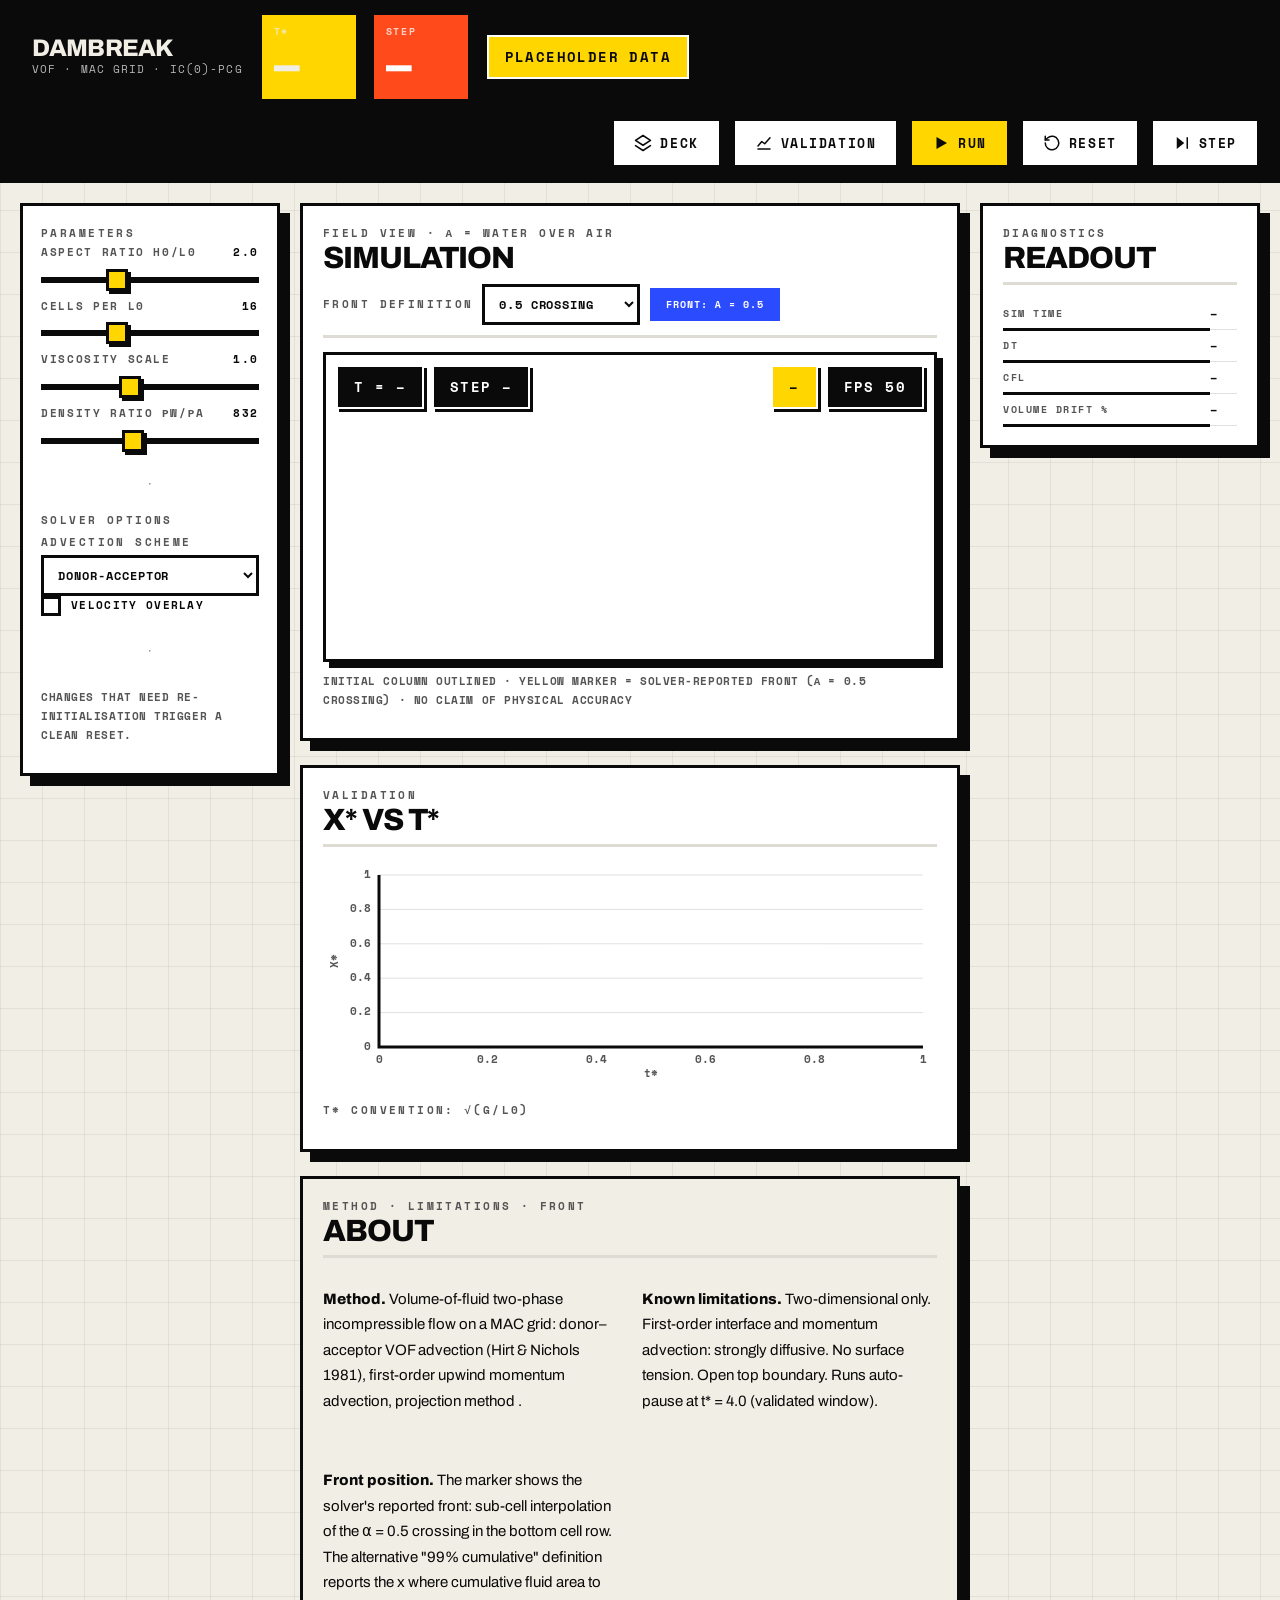
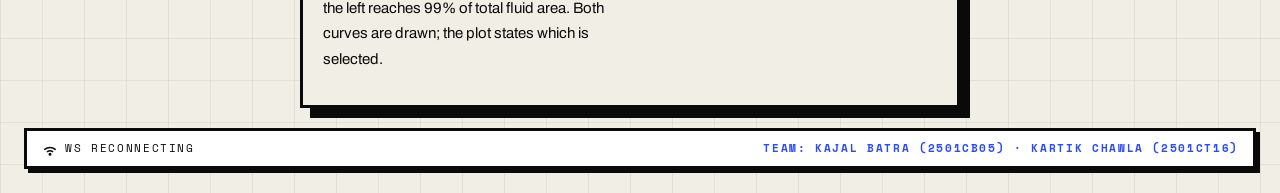
<file: ui/index.html>
<!DOCTYPE html>
<html lang="en">
<head>
<meta charset="utf-8">
<meta name="viewport" content="width=device-width, initial-scale=1">
<title>DAMBREAK — VOF Simulator</title>
<link rel="stylesheet" href="css/tokens.css?v=10">
<link rel="stylesheet" href="css/base.css?v=10">
<link rel="stylesheet" href="css/components.css?v=10">
<link rel="stylesheet" href="css/layout.css?v=10">
</head>
<body>
<div class="shell">

  <!-- ================= TOPBAR ================= -->
  <header class="topbar topbar--ink">
    <div class="topbar__brand">
      <div class="topbar__logo" aria-hidden="true"></div>
      <div>
        <h1 class="topbar__title">DAMBREAK</h1>
        <div class="topbar__subtitle">VOF · MAC GRID · IC(0)-PCG</div>
      </div>
    </div>

    <div class="topbar__kpis">
      <div class="kpi kpi--yellow">
        <div class="kpi__label">t*</div>
        <div class="kpi__number" id="dTStar">–</div>
      </div>
      <div class="kpi kpi--orange">
        <div class="kpi__label">STEP</div>
        <div class="kpi__number" id="dStep">–</div>
      </div>
    </div>

    <div class="topbar__badges">
      <span id="connState" class="chip chip--orange">CONNECTING…</span>
      <span id="placeholderBadge" class="chip chip--yellow">PLACEHOLDER DATA</span>
      <span id="paramWarn" class="chip chip--orange hidden">⚠ OUT OF RANGE</span>
      <span id="frontWarn" class="chip chip--orange hidden">✖ X* &lt; 1</span>
      <span id="autoPaused" class="chip chip--yellow hidden">AUTO-PAUSED t*=4</span>
      <span id="errBadge" class="chip chip--orange hidden"></span>
    </div>

    <div class="topbar__actions">
      <button id="deckBtn" class="btn btn--ghost"><span class="btn__icon"></span>DECK</button>
      <button id="validBtn" class="btn btn--ghost"><span class="btn__icon"></span>VALIDATION</button>
      <button id="playPauseBtn" class="btn btn--accent"><span class="btn__icon"></span><span id="playPauseText">RUN</span></button>
      <button id="resetBtn" class="btn btn--ghost"><span class="btn__icon"></span>RESET</button>
      <button id="stepBtn"  class="btn btn--ghost"><span class="btn__icon"></span>STEP</button>
    </div>
  </header>

  <!-- ================= BODY ================= -->
  <div class="body">





      <!-- Centre column: Parameters (left) + sim + validation (right) -->
      <div class="centre__wrap">
        <!-- Parameters, unchanged, floated to the left -->
        <aside class="centre__params" id="centreParams">
          <div class="sidebar__section">
            <div class="eyebrow">PARAMETERS</div>

            <label class="slider" for="arSlider">
              <span class="slider__label"><span>ASPECT RATIO H0/L0</span><span class="slider__value" id="arOut">2.0</span></span>
              <input type="range" class="slider__input" id="arSlider" min="1" max="4" step="0.1" value="2">
            </label>

            <label class="slider" for="cellsSlider">
              <span class="slider__label"><span>CELLS PER L0</span><span class="slider__value" id="cellsOut">16</span></span>
              <input type="range" class="slider__input" id="cellsSlider" min="8" max="32" step="8" value="16">
            </label>

            <label class="slider" for="viscSlider">
              <span class="slider__label"><span>VISCOSITY SCALE</span><span class="slider__value" id="viscOut">1.0</span></span>
              <input type="range" class="slider__input" id="viscSlider" min="-2" max="3" step="0.25" value="0">
            </label>

            <label class="slider" for="densSlider">
              <span class="slider__label"><span>DENSITY RATIO ρW/ρA</span><span class="slider__value" id="densOut">832</span></span>
              <input type="range" class="slider__input" id="densSlider" min="1" max="2000" step="1" value="832">
            </label>
          </div>

          <hr class="sidebar__divider">

          <div class="sidebar__section">
            <div class="eyebrow">SOLVER OPTIONS</div>

            <label class="param">
              <span class="eyebrow">ADVECTION SCHEME</span>
              <select id="schemeSelect" class="select">
                <option value="first-order">FIRST-ORDER (UPWIND)</option>
                <option value="donor-acceptor" selected>DONOR-ACCEPTOR</option>

              </select>
            </label>

            <!--
            <label class="toggle toggle--disabled" id="freeSlipRow" title="temporarily disabled (under investigation)">
              <input type="checkbox" id="freeSlipToggle" disabled>
              <span>FREE-SLIP WALLS — TEMPORARILY DISABLED (UNDER INVESTIGATION)</span>
            </label>
            -->

            <label class="toggle">
              <input type="checkbox" id="overlayToggle">
              <span>VELOCITY OVERLAY</span>
            </label>
          </div>

          <hr class="sidebar__divider">

          <div class="sidebar__section">
            <!--
            <div class="eyebrow">SLOW-MOTION FACTOR</div>
            <div class="table" id="slowRow" style="font-size:14px">–</div>
            -->
            <p class="eyebrow" style="letter-spacing:.05em">CHANGES THAT NEED RE-INITIALISATION TRIGGER A CLEAN RESET.</p>
          </div>
        </aside>

        <div class="centre__body">
          <!-- Sim canvas (top of centre column) -->
          <section class="panel main__sim">
            <div class="panel__head">
              <div>
                <div class="eyebrow">FIELD VIEW · α = WATER OVER AIR</div>
                <h2 class="panel__title">SIMULATION</h2>
              </div>
              <div style="display:flex;gap:8px;align-items:center">
                <label class="eyebrow" for="frontDefSelect">FRONT DEFINITION</label>
                <select id="frontDefSelect" class="select" style="width:auto">
                  <option value="0.5" selected>0.5 CROSSING</option>
                  <option value="0.99">99% CUMULATIVE</option>
                </select>
                <span class="chip chip--blue" id="frontDefLabel" style="font-size: 10px; box-shadow: none;">FRONT: α = 0.5</span>
              </div>
            </div>
            <div class="canvas-wrap" id="canvasWrap">
              <canvas id="fieldCanvas"></canvas>
              <div class="hud hud--tl">
                <span class="chip chip--black" id="hudTime">t = –</span>
                <span class="chip chip--black" id="hudStep">STEP –</span>
              </div>
              <div class="hud hud--tr">
                <span class="chip chip--yellow" id="hudGrid">–</span>
                <span class="chip chip--black" id="hudFps">FPS –</span>
              </div>
              <div class="tooltip tooltip--hidden" id="fieldTip"></div>
            </div>
            <p class="eyebrow" style="margin-top:10px;letter-spacing:.05em">
              INITIAL COLUMN OUTLINED · YELLOW MARKER = SOLVER-REPORTED FRONT (α = 0.5 CROSSING) · NO CLAIM OF PHYSICAL ACCURACY
            </p>
          </section>

          <!-- Validation panel directly beneath the simulation -->
          <section class="panel">
            <div class="panel__head">
              <div>
                <div class="eyebrow">VALIDATION</div>
                <h2 class="panel__title">X* VS T*</h2>
              </div>
            </div>
            <div class="chart-wrap">
              <canvas id="plotCanvas"></canvas>
              <div class="tooltip tooltip--hidden" id="plotTip"></div>
            </div>
            <div class="chart-legend" id="plotLegend"></div>
            <p class="eyebrow" id="plotTimeScale" style="margin-top:10px">t* CONVENTION: √(G/L0)</p>
          </section>

          <!-- ABOUT section moved here and laid out horizontally -->
          <section class="panel panel--cream">
            <div class="panel__head">
              <div>
                <div class="eyebrow">METHOD · LIMITATIONS · FRONT</div>
                <h2 class="panel__title">ABOUT</h2>
              </div>
            </div>
            <div style="display: grid; grid-template-columns: repeat(auto-fit, minmax(250px, 1fr)); gap: 24px; align-items: start;">
              <p><strong>Method.</strong> Volume-of-fluid two-phase incompressible flow on a MAC grid: donor–acceptor VOF advection (Hirt &amp; Nichols 1981), first-order upwind momentum advection, projection method .</p>
              <p><strong>Known limitations.</strong> Two-dimensional only. First-order interface and momentum advection: strongly diffusive. No surface tension. Open top boundary. Runs auto-pause at t* = 4.0 (validated window).</p>
              <div>
                <p><strong>Front position.</strong> The marker shows the solver's reported front: sub-cell interpolation of the α = 0.5 crossing in the bottom cell row. The alternative "99% cumulative" definition reports the x where cumulative fluid area to the left reaches 99% of total fluid area. Both curves are drawn; the plot states which is selected.</p>
                <!-- <p class="eyebrow" style="letter-spacing:.05em; margin-top: 15px;">RESEARCH/TEACHING TOOL — THIS UI MAKES NO CLAIM OF PHYSICAL ACCURACY.</p> -->
              </div>
            </div>
          </section>
        </div>
      </div>

      <!-- Right column: Diagnostics + About only -->
      <aside class="right__col">
        <section class="panel">
          <div class="panel__head">
            <div>
              <div class="eyebrow">DIAGNOSTICS</div>
              <h2 class="panel__title">READOUT</h2>
            </div>
          </div>
          <table class="table">
            <tbody>
              <tr><th>SIM TIME</th><td id="dTime">–</td></tr>
              <tr><th>dt</th><td id="dDT">–</td></tr>
              <tr><th>CFL</th><td id="dCFL">–</td></tr>
              <tr><th>VOLUME DRIFT %</th><td id="dDrift">–</td></tr>
              <!-- <tr><th>MAX DIVERGENCE</th><td id="dMaxDiv">–</td></tr> -->
              <!-- <tr><th>POISSON ITERATIONS</th><td id="dPois">–</td></tr> -->
            </tbody>
          </table>
        </section>

      </aside>
  </div> <!-- closes .body -->

  <!-- ================= FOOTER ================= -->

  <div class="footer">
    <div class="statusbar">
      <span class="statusbar__item" id="sbWs"><span class="statusbar__icon" data-icon="wifi"></span><span id="sbWsText">WS –</span></span>
      <!-- <span class="statusbar__item" id="sbFps"><span class="statusbar__icon" data-icon="gauge"></span><span id="sbFpsText">FPS –</span></span> -->
      <!-- <span class="statusbar__item"><span class="statusbar__icon" data-icon="layers"></span>FRAME v1 · DBRK</span> -->
      <span class="statusbar__item" style="margin-left:auto; font-weight: bold; color: var(--blue);">TEAM: KAJAL BATRA (2501CB05) &middot; KARTIK CHAWLA (2501CT16)</span>
    </div>
  </div>
</div>

<!-- ================= MODALS ================= -->
<div id="modalOverlay" class="modal-overlay hidden">
  <div class="modal">
    <button id="modalClose" class="btn btn--ghost modal__close">✖ CLOSE</button>
    <div id="modalHeader" class="modal__header">
      <h2 id="modalTitle">TITLE</h2>
      <div id="modalActions" class="modal__actions"></div>
    </div>
    <div id="modalContent" class="modal__body"></div>
  </div>
</div>

<script type="module" src="js/main.js?v=10"></script>
</body>
</html>
</file>
<file: ui/css/tokens.css>
/* ============================================================
   DAMBREAK — design tokens (variables ONLY, no rules here)
   Neo-brutalism × scientific instrument console
   ============================================================ */

:root {
  /* Palette */
  --ink:    #0A0A0A;
  --paper:  #FFFFFF;
  --cream:  #F1EEE5;
  --yellow: #FFD600;
  --blue:   #2B4BFF;
  --orange: #FF4A1C;
  --green:  #0BA878;
  --fill:   #D9DDFB;          /* chart area fill */
  --grid:   rgba(0, 0, 0, .06);
  --muted:  #555555;

  /* Border + shadow system (zero blur, always) */
  --bw: 3px;
  --bw-thin: 2px;
  --shadow-s: 4px 4px 0 var(--ink);
  --shadow:   6px 6px 0 var(--ink);
  --shadow-l: 10px 10px 0 var(--ink);

  /* Type */
  --font-display: "Archivo Black", "Archivo", system-ui, sans-serif;
  --font-body:    "Archivo", system-ui, sans-serif;
  --font-mono:    "Space Mono", ui-monospace, Consolas, monospace;

  /* Motion */
  --press: 90ms linear;       /* button press translate */
}
</file>
<file: ui/css/base.css>
/* ============================================================
   DAMBREAK — base: font-face, reset, typography, grid background
   ============================================================ */

/* ---- Self-hosted fonts (no CDN; files live in ui/fonts/) ----
   Drop-in files (jsDelivr fontsource naming):
     archivo-latin-800-normal.woff2   (display headings)
     archivo-latin-900-normal.woff2   (extra-heavy display fallback)
     archivo-latin-400-normal.woff2   (body)
     space-mono-latin-400-normal.woff2 (labels/readouts)
     space-mono-latin-700-normal.woff2 (bold mono)
   Fallbacks are solid system stacks in tokens.css. */
@font-face {
  font-family: "Archivo Black";
  src: url("../fonts/archivo-latin-800-normal.woff2") format("woff2");
  font-weight: 400 900;
  font-display: swap;
}
@font-face {
  font-family: "Archivo";
  src: url("../fonts/archivo-latin-400-normal.woff2") format("woff2");
  font-weight: 400;
  font-display: swap;
}
@font-face {
  font-family: "Archivo";
  src: url("../fonts/archivo-latin-800-normal.woff2") format("woff2");
  font-weight: 700 900;
  font-display: swap;
}
@font-face {
  font-family: "Space Mono";
  src: url("../fonts/space-mono-latin-400-normal.woff2") format("woff2");
  font-weight: 400;
  font-display: swap;
}
@font-face {
  font-family: "Space Mono";
  src: url("../fonts/space-mono-latin-700-normal.woff2") format("woff2");
  font-weight: 700;
  font-display: swap;
}

/* ---- Reset ---- */
*, *::before, *::after { box-sizing: border-box; }
html, body { margin: 0; padding: 0; }

/* ---- Page: cream + blueprint grid ---- */
body {
  color: var(--ink);
  background-color: var(--cream);
  background-image:
    linear-gradient(var(--grid) 1px, transparent 1px),
    linear-gradient(90deg, var(--grid) 1px, transparent 1px);
  background-size: 42px 42px;
  font-family: var(--font-body);
  font-size: 15px;
  line-height: 1.7;
  -webkit-font-smoothing: antialiased;
}

/* ---- Typography ---- */
h1, h2, h3 {
  font-family: var(--font-display);
  font-weight: 900;
  text-transform: uppercase;
  line-height: .95;
  letter-spacing: -0.035em;
  margin: 0;
}
.page-title { font-size: clamp(40px, 6vw, 96px); }
.panel-title { font-size: clamp(24px, 2.4vw, 32px); }

/* Eyebrow: mono micro-label */
.eyebrow {
  font-family: var(--font-mono);
  font-size: 11px;
  font-weight: 700;
  text-transform: uppercase;
  letter-spacing: .22em;
  color: var(--muted);
}

/* All numeric readouts: mono, tabular */
.readout, .kpi__number, .table, .chip, .btn, .select, .tooltip, .statusbar {
  font-family: var(--font-mono);
  font-variant-numeric: tabular-nums;
}

/* ---- Focus: visible everywhere, blue, offset ---- */
:focus-visible {
  outline: 3px solid var(--blue);
  outline-offset: 3px;
}

/* ---- Utility ---- */
.hidden { display: none !important; }

/* ---- Reduced motion: kill press/hover translations ---- */
@media (prefers-reduced-motion: reduce) {
  *, *::before, *::after {
    transition: none !important;
    animation: none !important;
  }
}
</file>
<file: ui/css/components.css>
/* ============================================================
   DAMBREAK — components: panels, buttons, chips, kpis, sliders,
   selects, toggles, tabs, table, tooltip, statusbar.
   Rules: zero radius, zero blur, 3px ink borders, hard shadows.
   ============================================================ */

/* ---- Panel ---- */
.panel {
  background: var(--paper);
  border: var(--bw) solid var(--ink);
  box-shadow: var(--shadow-l);
  padding: 18px 20px;
  min-width: 0;
}
.panel--cream { background: var(--cream); }
.panel--ink { background: var(--ink); color: var(--cream); }
.panel__head {
  display: flex;
  justify-content: space-between;
  align-items: flex-start;
  gap: 12px;
  flex-wrap: wrap;
  border-bottom: var(--bw) solid #DDDBD4;
  padding-bottom: 10px;
  margin-bottom: 14px;
}
.panel__title { font-size: clamp(24px, 2.4vw, 32px); }

/* ---- Button ---- */
.btn {
  display: inline-flex;
  align-items: center;
  gap: 8px;
  font-family: var(--font-mono);
  font-weight: 700;
  font-size: 13px;
  text-transform: uppercase;
  letter-spacing: .12em;
  padding: 12px 20px;
  background: var(--paper);
  color: var(--ink);
  border: var(--bw) solid var(--ink);
  box-shadow: var(--shadow);
  cursor: pointer;
  transition: transform var(--press), box-shadow var(--press);
  user-select: none;
}
.btn:hover  { transform: translate(3px, 3px); box-shadow: 3px 3px 0 var(--ink); }
.btn:active { transform: translate(6px, 6px); box-shadow: 0 0 0 var(--ink); }
.btn:disabled, .btn[disabled] {
  background: var(--cream);
  color: var(--muted);
  box-shadow: none;
  transform: none;
  cursor: not-allowed;
}
.btn--primary { background: var(--orange); color: var(--paper); }
.btn--accent  { background: var(--yellow); color: var(--ink); }
.btn--ghost   { background: var(--paper); color: var(--ink); }
.btn--danger  { background: var(--ink); color: var(--orange); }
.btn__icon { width: 18px; height: 18px; flex: none; }

/* ---- Chip ---- */
.chip {
  display: inline-flex;
  align-items: center;
  gap: 8px;
  font-family: var(--font-mono);
  font-size: 14px;
  font-weight: 700;
  text-transform: uppercase;
  letter-spacing: .1em;
  padding: 8px 16px;
  border: 2px solid var(--paper); /* White border so it contrasts on black topbar */
  background: var(--paper);
  color: var(--ink);
  white-space: nowrap;
}
.chip--black  { background: var(--ink); color: var(--paper); }
.chip--blue   { background: var(--blue); color: var(--paper); }
.chip--yellow { background: var(--yellow); color: var(--ink); }
.chip--orange { background: var(--orange); color: var(--paper); }
.chip--green  { background: var(--green); color: var(--paper); }
.chip--cream  { background: var(--cream); color: var(--ink); }
.chip__swatch {
  width: 10px; height: 10px;
  border: 2px solid var(--ink);
  background: var(--blue);
  flex: none;
}

/* ---- KPI tile ---- */
.kpi {
  background: var(--yellow);
  border: var(--bw) solid var(--ink);
  box-shadow: var(--shadow);
  padding: 8px 12px;
  min-width: 100px;
}
.kpi--orange { background: var(--orange); color: var(--paper); }
.kpi--green  { background: var(--green); color: var(--paper); }
.kpi--white  { background: var(--paper); }
.kpi__label {
  font-family: var(--font-mono);
  font-size: 10px;
  font-weight: 700;
  text-transform: uppercase;
  letter-spacing: .18em;
  color: inherit;
  opacity: .75;
}
.kpi__number {
  font-family: var(--font-display);
  font-size: clamp(36px, 4vw, 56px);
  line-height: 1;
  letter-spacing: -0.02em;
  font-variant-numeric: tabular-nums;
}
.kpi__caption {
  font-family: var(--font-mono);
  font-size: 10px;
  text-transform: uppercase;
  letter-spacing: .15em;
  color: var(--muted);
}
.kpi--orange .kpi__caption, .kpi--green .kpi__caption { color: var(--cream); }

/* ---- Slider ---- */
.slider { display: block; }
.slider__label {
  display: flex;
  justify-content: space-between;
  align-items: baseline;
  gap: 8px;
  font-family: var(--font-mono);
  font-size: 11px;
  font-weight: 700;
  text-transform: uppercase;
  letter-spacing: .15em;
  color: var(--muted);
  margin-bottom: 4px;
}
.slider__value { color: var(--ink); }
input[type="range"].slider__input {
  -webkit-appearance: none;
  appearance: none;
  width: 100%;
  height: 6px;
  background: var(--ink);
  border: 0;
  padding: 0;
  margin: 8px 0 14px;
  cursor: pointer;
}
input[type="range"].slider__input::-webkit-slider-thumb {
  -webkit-appearance: none;
  appearance: none;
  width: 22px; height: 22px;
  background: var(--yellow);
  border: var(--bw) solid var(--ink);
  box-shadow: 3px 3px 0 var(--ink);
  border-radius: 0;
  cursor: grab;
}
input[type="range"].slider__input::-moz-range-thumb {
  width: 22px; height: 22px;
  background: var(--yellow);
  border: var(--bw) solid var(--ink);
  box-shadow: 3px 3px 0 var(--ink);
  border-radius: 0;
  cursor: grab;
}
input[type="range"].slider__input:focus-visible {
  outline: 3px solid var(--blue);
  outline-offset: 3px;
}

/* ---- Select / input / toggle ---- */
.select, .input {
  width: 100%;
  background: var(--paper);
  color: var(--ink);
  border: var(--bw) solid var(--ink);
  border-radius: 0;
  font-family: var(--font-mono);
  font-size: 12px;
  font-weight: 700;
  text-transform: uppercase;
  letter-spacing: .08em;
  padding: 8px 10px;
}
.toggle {
  display: inline-flex;
  align-items: center;
  gap: 10px;
  font-family: var(--font-mono);
  font-size: 11px;
  font-weight: 700;
  text-transform: uppercase;
  letter-spacing: .12em;
  cursor: pointer;
}
.toggle input[type="checkbox"] {
  appearance: none;
  width: 20px; height: 20px;
  margin: 0;
  border: var(--bw) solid var(--ink);
  background: var(--paper);
  cursor: pointer;
  flex: none;
}
.toggle input[type="checkbox"]:checked { background: var(--yellow); }
.toggle--disabled { opacity: .45; cursor: not-allowed; }
.toggle--disabled input[type="checkbox"] { cursor: not-allowed; }

/* ---- Tabs / nav items ---- */
.tabs { display: flex; flex-direction: column; gap: 10px; }
.nav-item {
  display: flex;
  align-items: center;
  gap: 12px;
  padding: 10px 12px;
  border: var(--bw) solid var(--ink);
  background: var(--paper);
  cursor: pointer;
}
.nav-item--active { background: var(--yellow); }
.nav-item__title {
  font-family: var(--font-body);
  font-weight: 800;
  text-transform: uppercase;
  letter-spacing: .02em;
  font-size: 14px;
}
.nav-item__sub {
  font-family: var(--font-mono);
  font-size: 10px;
  text-transform: uppercase;
  letter-spacing: .15em;
  color: var(--muted);
}
.nav-item__icon { width: 22px; height: 22px; flex: none; }

/* ---- Table ---- */
.table { width: 100%; border-collapse: collapse; font-size: 12px; }
.table th {
  text-align: left;
  font-weight: 700;
  text-transform: uppercase;
  letter-spacing: .15em;
  font-size: 10px;
  color: var(--muted);
  border-bottom: var(--bw) solid var(--ink);
  padding: 6px 8px 6px 0;
}
.table td {
  padding: 5px 8px 5px 0;
  border-bottom: 1px solid rgba(0, 0, 0, .12);
  font-variant-numeric: tabular-nums;
  font-weight: 700;
}
.table .delta-pos { color: var(--orange); font-weight: 700; }
.table .delta-neg { color: var(--green); font-weight: 700; }

/* ---- Tooltip (absolutely positioned DOM element over canvas) ---- */
.tooltip {
  position: absolute;
  z-index: 30;
  pointer-events: none;
  background: var(--paper);
  border: var(--bw) solid var(--ink);
  box-shadow: var(--shadow-s);
  padding: 8px 10px;
  font-size: 11px;
  text-transform: uppercase;
  letter-spacing: .1em;
  min-width: 140px;
}
.tooltip--hidden { display: none; }
.tooltip__title { font-weight: 700; margin-bottom: 4px; }
.tooltip__row { display: flex; align-items: center; gap: 6px; }

/* ---- Statusbar (footer strip) ---- */
.statusbar {
  display: flex;
  align-items: center;
  gap: 18px;
  flex-wrap: wrap;
  border: var(--bw) solid var(--ink);
  background: var(--paper);
  box-shadow: var(--shadow-s);
  padding: 8px 14px;
  font-size: 11px;
  text-transform: uppercase;
  letter-spacing: .15em;
}
.statusbar__item { display: inline-flex; align-items: center; gap: 6px; }
.statusbar__icon { width: 14px; height: 14px; }

/* ---- Icon sizing helper (inline SVG, Lucide-style) ---- */
.icon { width: 18px; height: 18px; flex: none; vertical-align: -3px; }

/* ---- Modal ---- */
.modal-overlay {
  position: fixed; top: 0; left: 0; right: 0; bottom: 0;
  background: var(--paper); /* Full opaque paper background */
  z-index: 1000;
  display: flex; align-items: center; justify-content: center;
}
.modal-overlay.hidden { display: none; }
.modal {
  background: var(--paper);
  border: var(--bw) solid var(--ink);
  box-shadow: 12px 12px 0 var(--ink);
  width: 95vw; max-width: 1200px; height: 90vh;
  display: flex; flex-direction: column;
  position: relative;
  padding: 30px;
}
.modal__header {
  display: flex; justify-content: space-between; align-items: flex-end;
  border-bottom: 4px solid var(--ink);
  padding-bottom: 10px; margin-bottom: 20px;
}
.modal__header h2 {
  font-family: var(--font-display); font-size: 36px;
  text-transform: uppercase; margin: 0; line-height: 1;
}
.modal__actions { display: flex; gap: 10px; margin-right: 140px; align-items: center; }
.modal__close { position: absolute; top: 12px; right: 12px; }
.modal__body {
  flex: 1; overflow-y: auto; padding-right: 10px;
}
.modal h3 {
  font-family: var(--font-display); font-size: 24px;
  text-transform: uppercase; margin: 24px 0 10px;
  color: var(--ink);
}
.modal p, .modal li {
  font-family: var(--font-mono); font-size: 15px;
  line-height: 1.6; margin-bottom: 12px;
}

/* KPI Grid for Validation */
.kpi-grid { display: grid; grid-template-columns: repeat(4, 1fr); gap: 15px; margin-bottom: 20px; }
.kpi-card { 
  border: var(--bw) solid var(--ink); padding: 15px; 
  box-shadow: 4px 4px 0 var(--ink); display: flex; flex-direction: column; 
}
.kpi-card--blue { background: var(--blue); color: white; }
.kpi-card--yellow { background: var(--yellow); color: var(--ink); }
.kpi-card--green { background: var(--green); color: white; }
.kpi-card--white { background: white; color: var(--ink); }
.kpi-card__title { font-family: var(--font-mono); font-size: 11px; text-transform: uppercase; letter-spacing: 0.1em; margin-bottom: 5px; opacity: 0.9; font-weight: 700; }
.kpi-card__value { font-family: var(--font-display); font-size: 32px; font-weight: 700; }
.kpi-card__sub { font-family: var(--font-mono); font-size: 10px; margin-top: 5px; opacity: 0.8; }

/* Content Grids */
.deck-slide { height: 100%; display: flex; flex-direction: column; }
.deck-slide__title { 
  font-family: var(--font-display); font-size: 32px; text-transform: uppercase; 
  margin-bottom: 20px; border-bottom: 2px solid var(--ink); padding-bottom: 10px;
}
.deck-slide__content { flex: 1; font-size: 18px; }
.deck-slide__content p, .deck-slide__content li { font-size: 18px; line-height: 1.6; }

.val-grid { display: grid; grid-template-columns: 1fr 1fr; gap: 20px; }
.val-panel { border: var(--bw) solid var(--ink); padding: 20px; background: white; }
.val-panel h4 { font-family: var(--font-mono); text-transform: uppercase; margin: 0 0 15px 0; font-size: 12px; letter-spacing: 1px;}
</file>
<file: ui/css/layout.css>
.topbar {
  display: flex;
  align-items: center;
  gap: 16px;
  padding: 12px 20px;
  background: var(--paper);
  border-bottom: var(--bw) solid var(--ink);
  flex-wrap: wrap;
}
.topbar--ink {
  background: var(--ink);
  color: var(--cream);
}
.topbar__brand { display: flex; align-items: center; gap: 12px; }
.topbar__title { font-size: 24px; font-family: var(--font-display); line-height: 1; margin: 0; }
.topbar__subtitle { font-family: var(--font-mono); font-size: 11px; letter-spacing: 0.1em; color: var(--muted); }
.topbar--ink .topbar__subtitle { color: rgba(255, 255, 255, 0.7); }
.topbar__kpis { display: flex; gap: 12px; flex-wrap: wrap; align-items: stretch; }
.topbar__badges { display: flex; gap: 8px; flex-wrap: wrap; align-items: center; }
#connState { display: none !important; }
.topbar__actions { display: flex; gap: 10px; margin-left: auto; flex-wrap: nowrap; }


/* ---- Body: main content + right diagnostics column ---- */
.body {
  display: grid;
  grid-template-columns: minmax(0, 1fr) 280px;
  gap: 20px;
  padding: 20px;
  flex: 1;
  align-items: start;
}

/* ---- Three-column desktop (>= 1000px) ---- */
.body--cols {
  display: grid;
  grid-template-columns: 240px minmax(0, 1fr) 280px;
  gap: 20px;
  align-items: start;
}

/* ---- Main grid (fallback / standalone) ---- */
.main { display: grid; grid-template-columns: 1fr; gap: 20px; min-width: 0; }
.main__sim { min-width: 0; grid-column: 1 / -1; }
.main__sub { display: grid; grid-template-columns: 1fr 1fr; gap: 20px; }

/* ---- Centre wrap: params (left) + sim/validation (right) ---- */
.centre__wrap {
  display: grid;
  grid-template-columns: 260px minmax(0, 1fr);
  gap: 20px;
  align-items: start;
}


/* ---- Parameters (left column inside centre__wrap) ---- */
.centre__params {
  min-width: 0;
  position: sticky;
  top: 24px;
  border: var(--bw) solid var(--ink);
  background: var(--paper);
  box-shadow: var(--shadow-l);
  padding: 18px;
  display: flex;
  flex-direction: column;
  gap: 18px;
}

.centre__params__head {
  display: flex;
  align-items: center;
  justify-content: space-between;
  border-bottom: var(--bw) solid var(--ink);
  padding-bottom: 10px;
}
.centre__params__head h2 { margin: 6px 0 0 0; }
.centre__params__head .eyebrow { margin-bottom: 0; }

/* ---- Centre column: sim + validation ---- */
.centre__body {
  min-width: 0;
  display: grid;
  grid-template-columns: 1fr;
  gap: 24px;
  align-items: start;
}
.centre__body__sim {
  min-width: 0;
}
.centre__body__val {
  min-width: 0;
}

/* ---- Right column: diagnostics + about ---- */
.right__col {
  display: grid;
  grid-template-rows: 1fr auto;
  gap: 24px;
  min-width: 0;
}
.right__col__head {
  display: flex;
  align-items: center;
  justify-content: space-between;
  border-bottom: var(--bw) solid var(--ink);
  padding-bottom: 10px;
}

/* ---- Canvas panel ---- */
.canvas-wrap {
  position: relative;
  border: var(--bw) solid var(--ink);
  background: var(--paper);
  box-shadow: var(--shadow);
  min-width: 0;
  max-height: 520px;
  overflow: hidden;
}
.canvas-wrap canvas { display: block; width: 100%; height: 100%; }

/* HUD chips over the sim canvas */
.hud {
  position: absolute;
  display: flex;
  gap: 8px;
  flex-wrap: wrap;
  pointer-events: none;
}
.hud--tl { top: 10px; left: 10px; }
.hud--tr { top: 10px; right: 10px; }
.hud--bl { bottom: 10px; left: 10px; }
.hud .chip { box-shadow: 3px 3px 0 var(--ink); }

/* Chart canvases keep their own aspect via CSS width; height set in JS. */
.chart-wrap { position: relative; }
.chart-wrap canvas { display: block; width: 100%; height: 220px; }
.chart-legend {
  display: flex;
  flex-wrap: wrap;
  gap: 8px;
  align-items: center;
  margin-top: 10px;
}
.chart-legend__item {
  display: flex;
  align-items: center;
  gap: 6px;
  padding: 5px 10px;
  border: var(--bw) solid var(--ink);
  background: var(--paper);
  box-shadow: var(--shadow);
  font: 700 13px/1.1 Archivo, sans-serif;
  letter-spacing: .05em;
  white-space: nowrap;
  user-select: none;
}
.chart-legend__item .dot {
  width: 14px;
  height: 14px;
  border: 1.5px solid var(--ink);
  border-radius: 2px;
  flex: 0 0 auto;
}
.chart-legend__item .dash {
  width: 32px;
  height: 2px;
  border-top: 1.5px dashed var(--ink);
  flex: 0 0 auto;
}

/* ---- Footer statusbar ---- */
.footer { padding: 0 24px 24px; }

/* ---- Desktop: no collapse button (always expanded here) ---- */
.sidebar__collapse-btn { display: none; }

/* ---- Responsive ---- */
@media (max-width: 999px) {
  .body { grid-template-columns: 1fr; }
  .centre__wrap { grid-template-columns: 1fr; }
  .canvas-wrap { height: 420px; }
  .footer { padding: 0 16px 16px; }
  .body, .footer { padding: 16px; }
}
</file>
